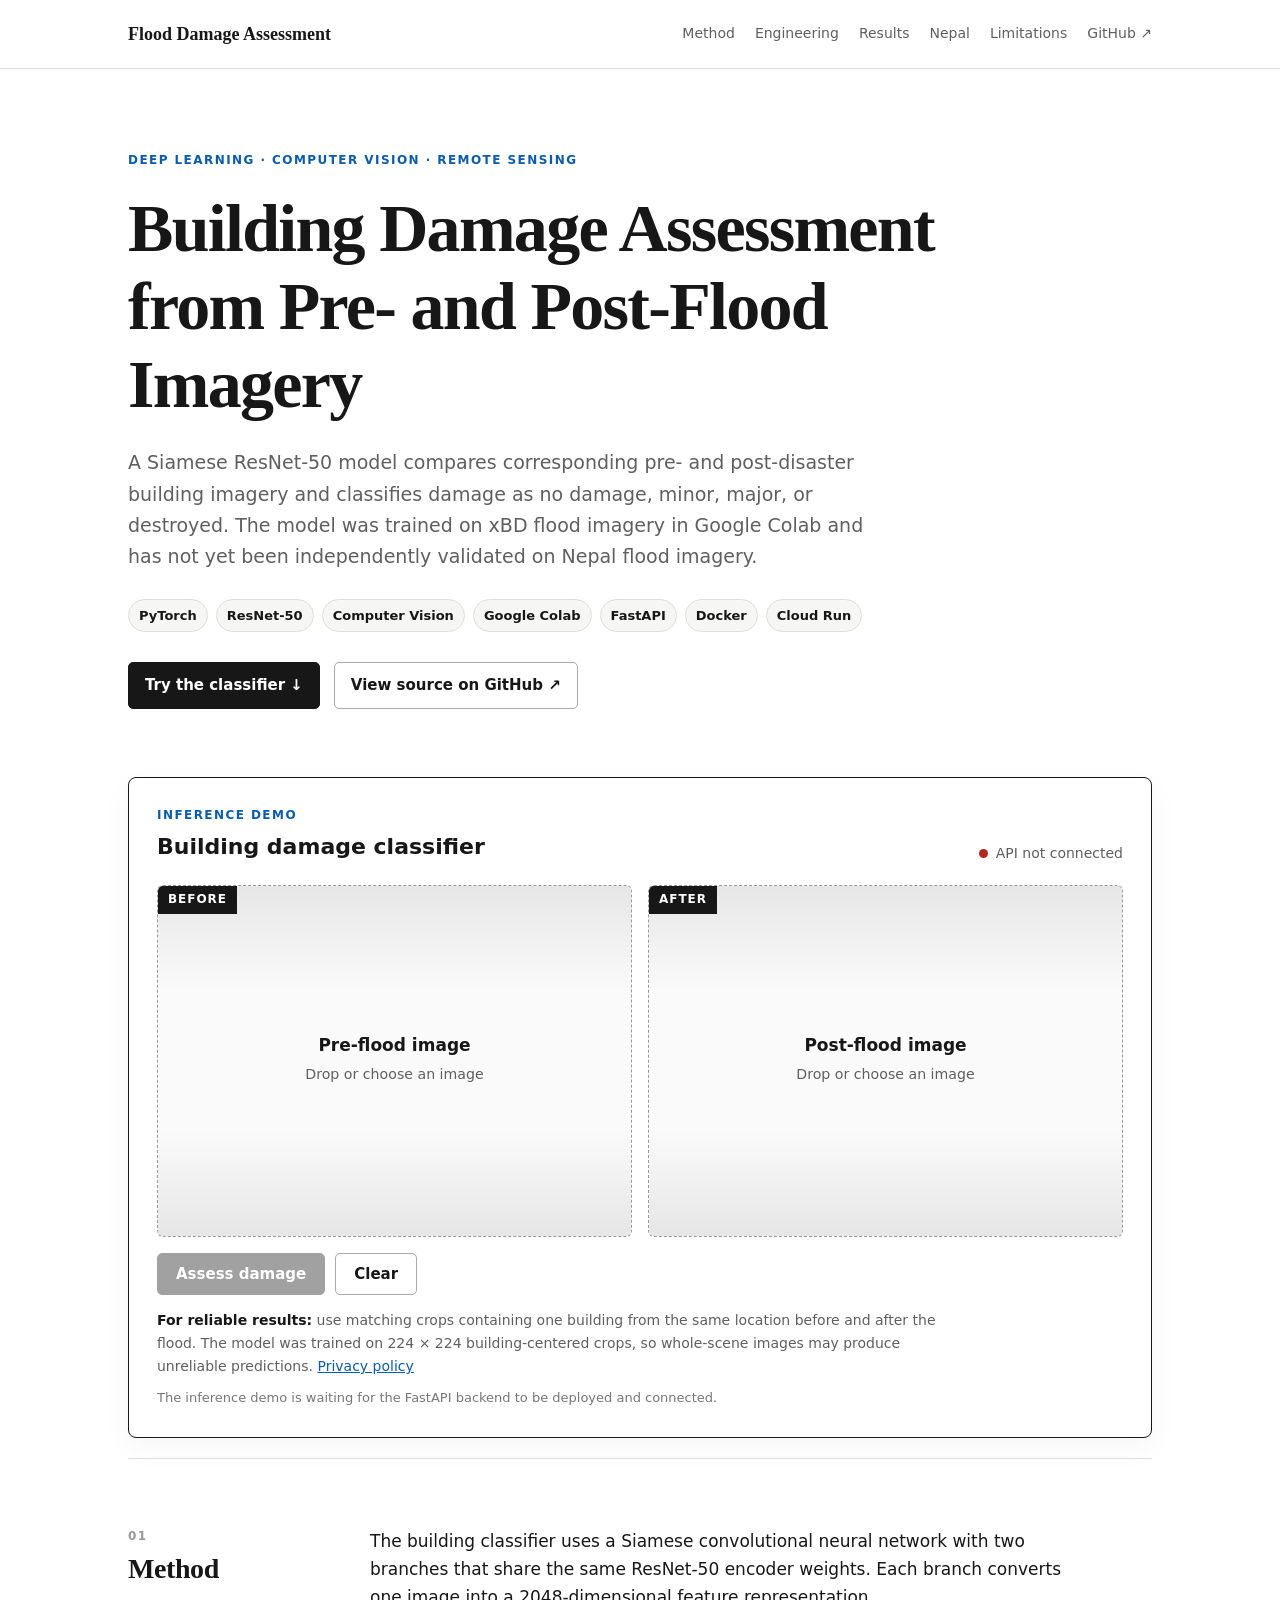
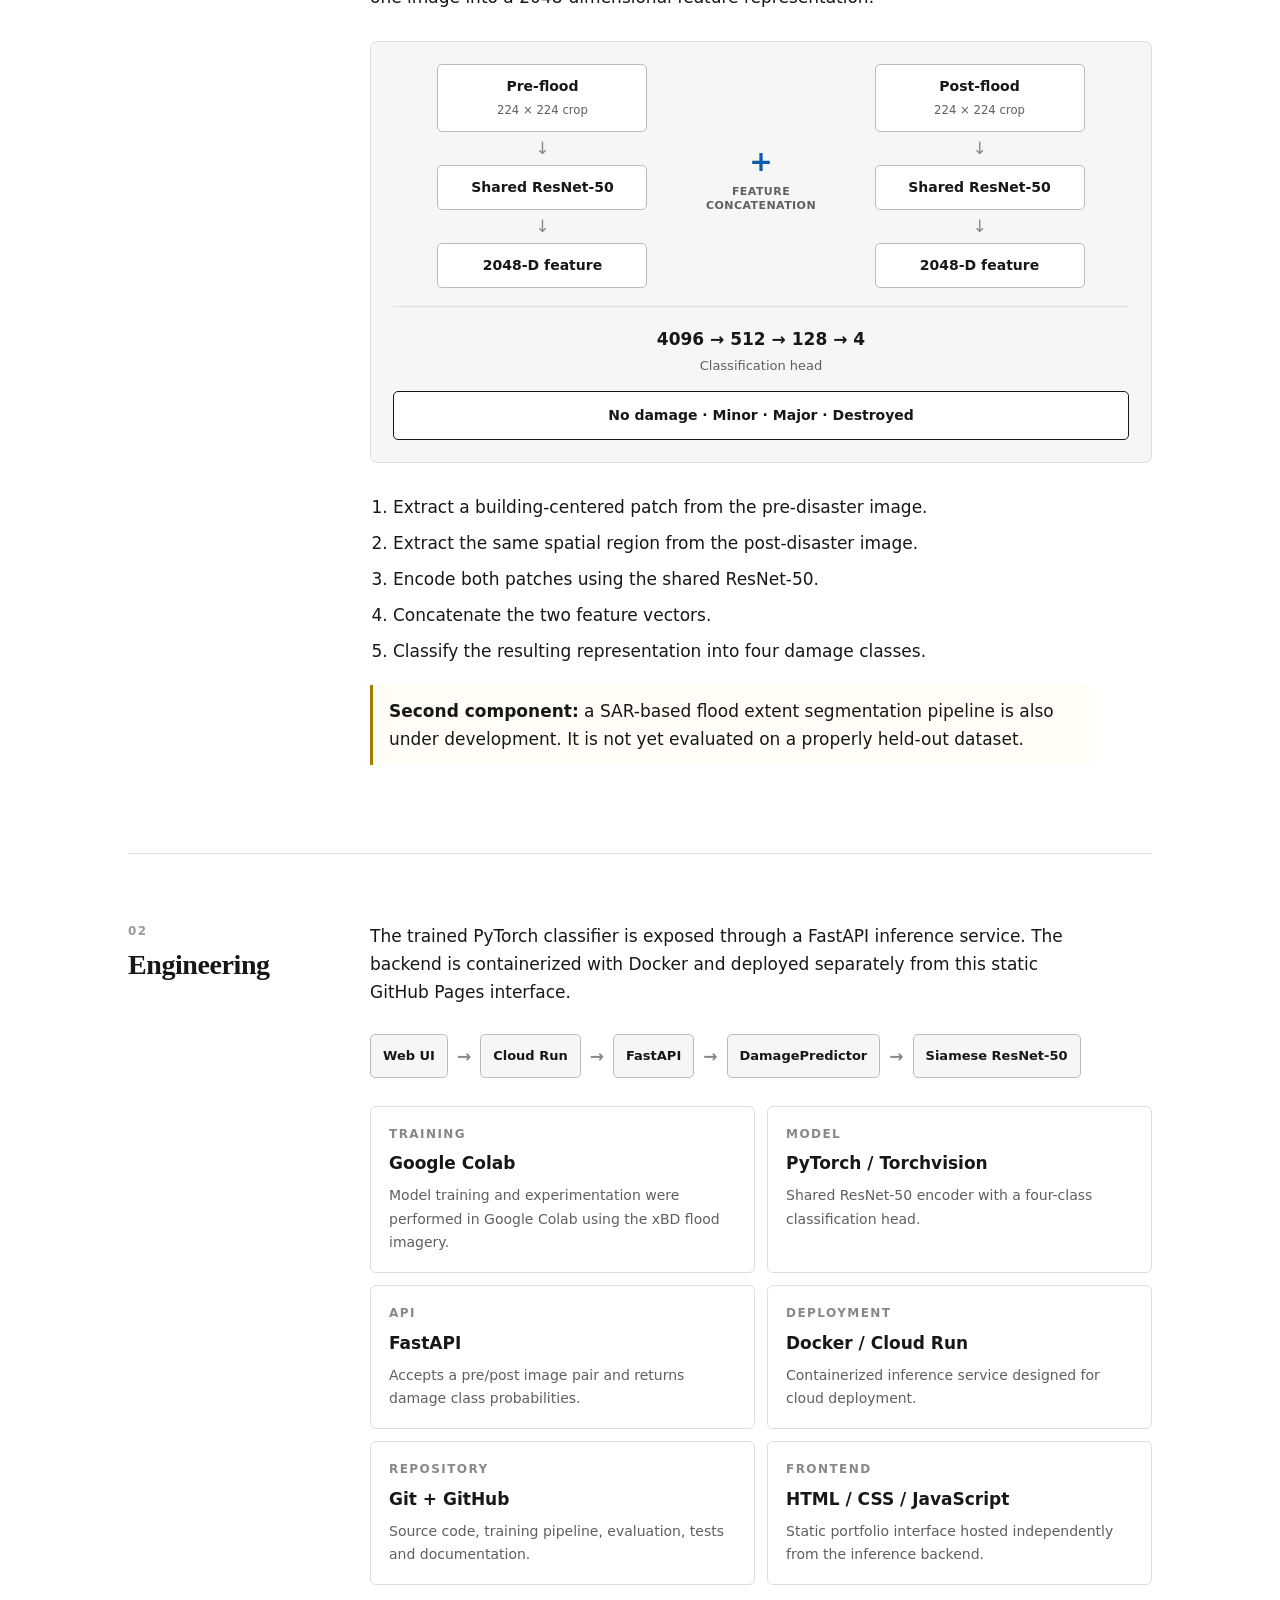
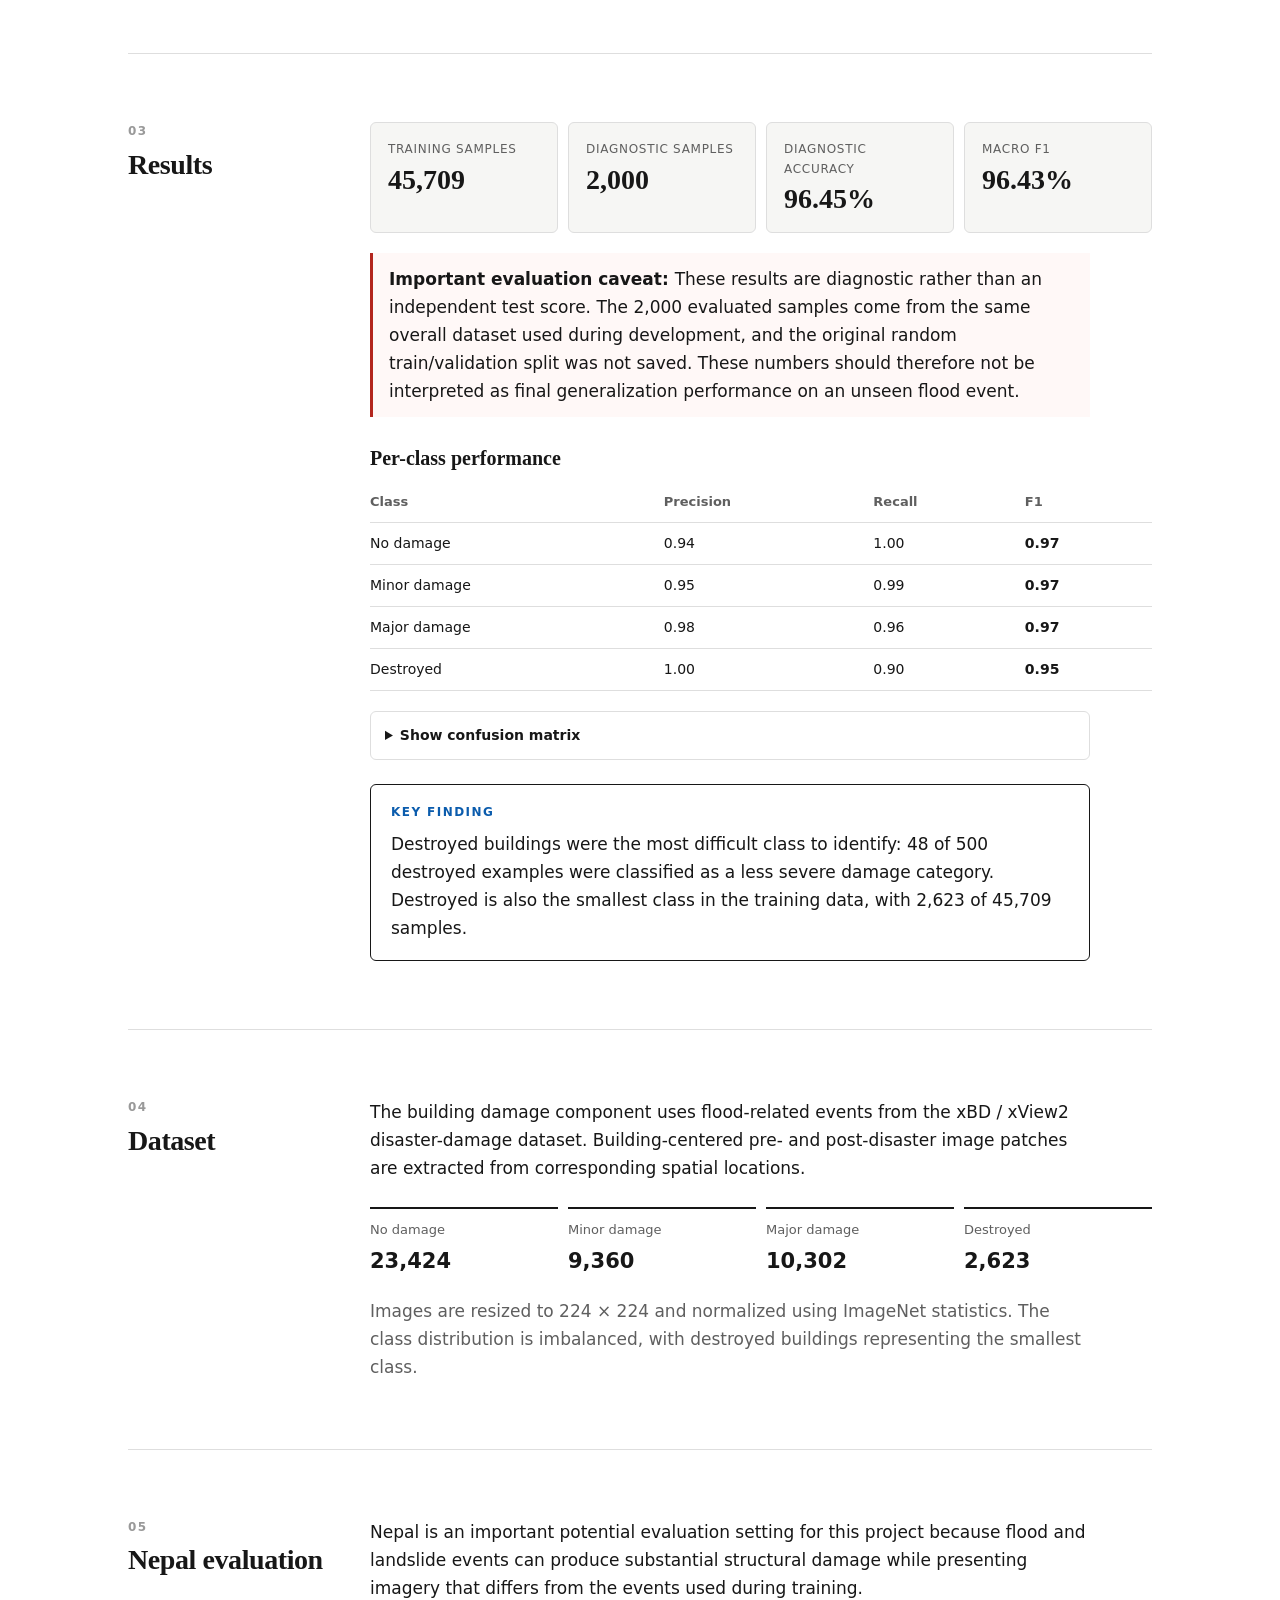
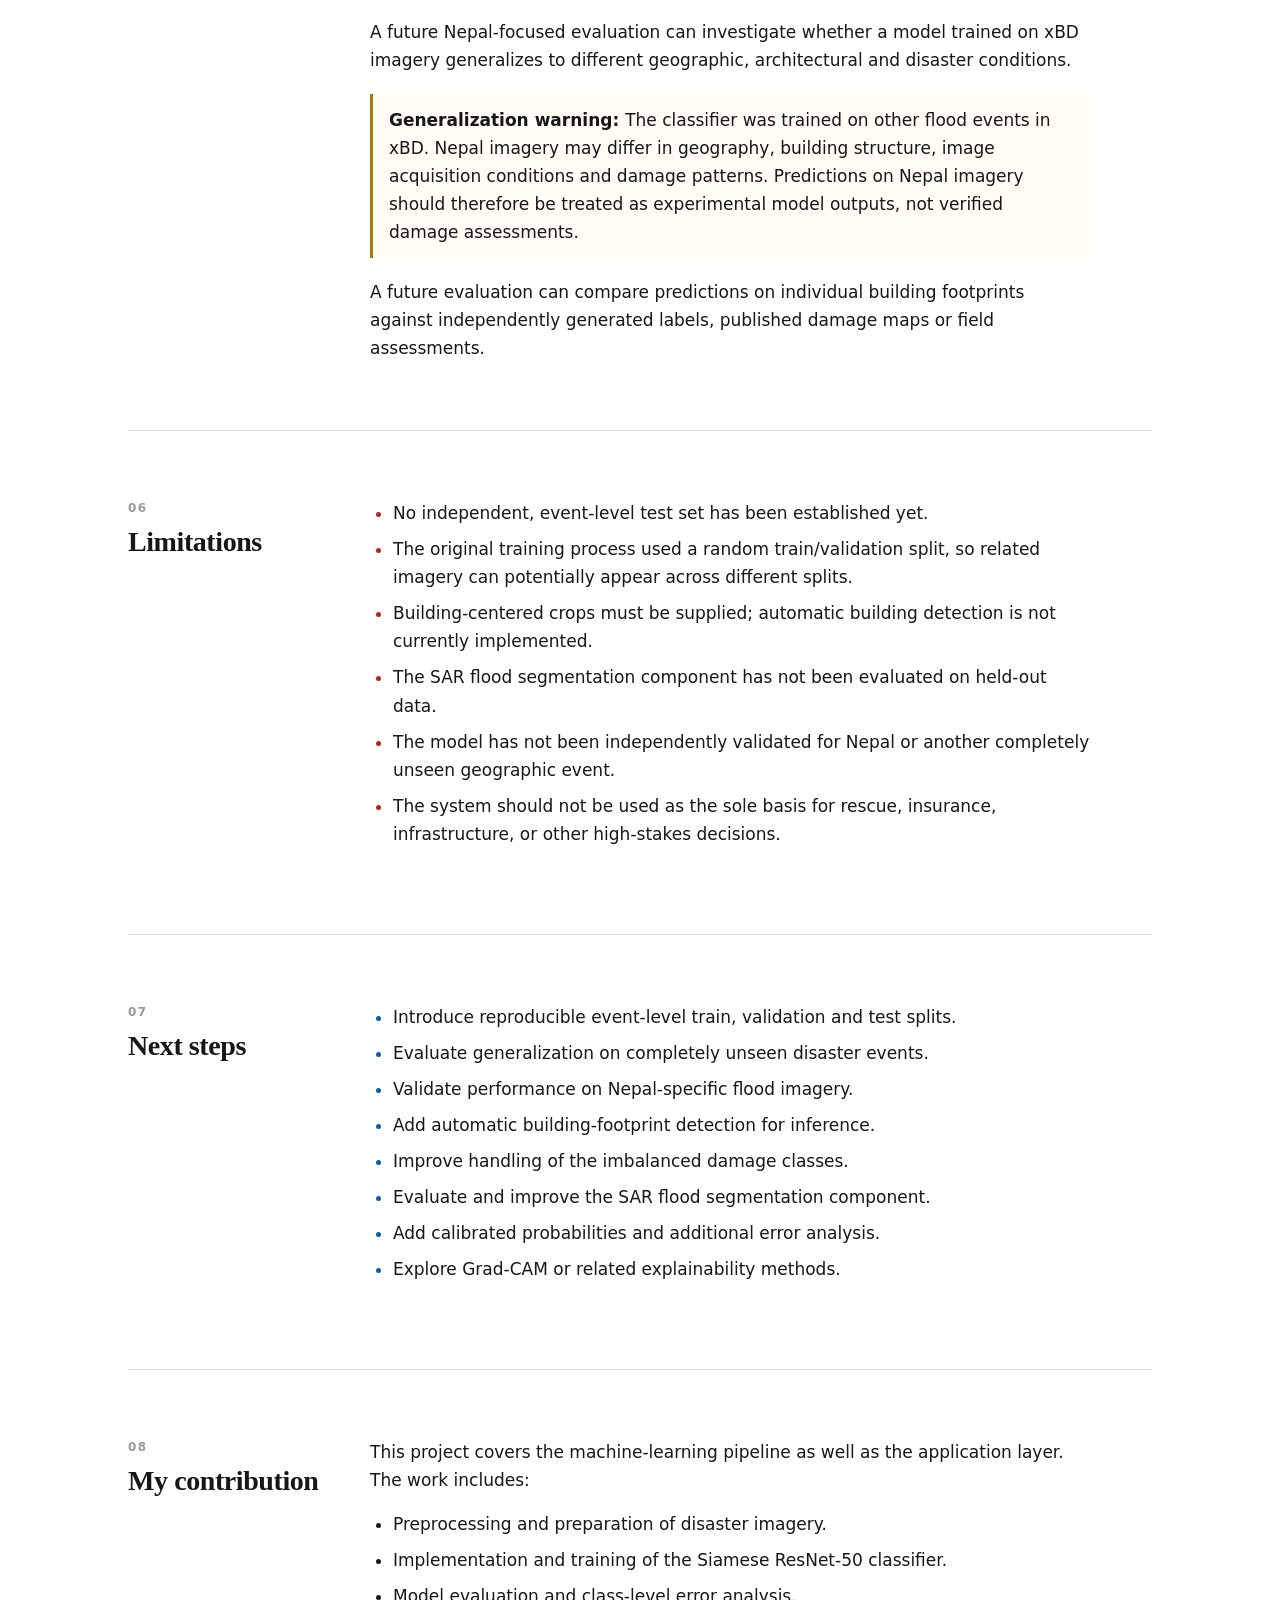
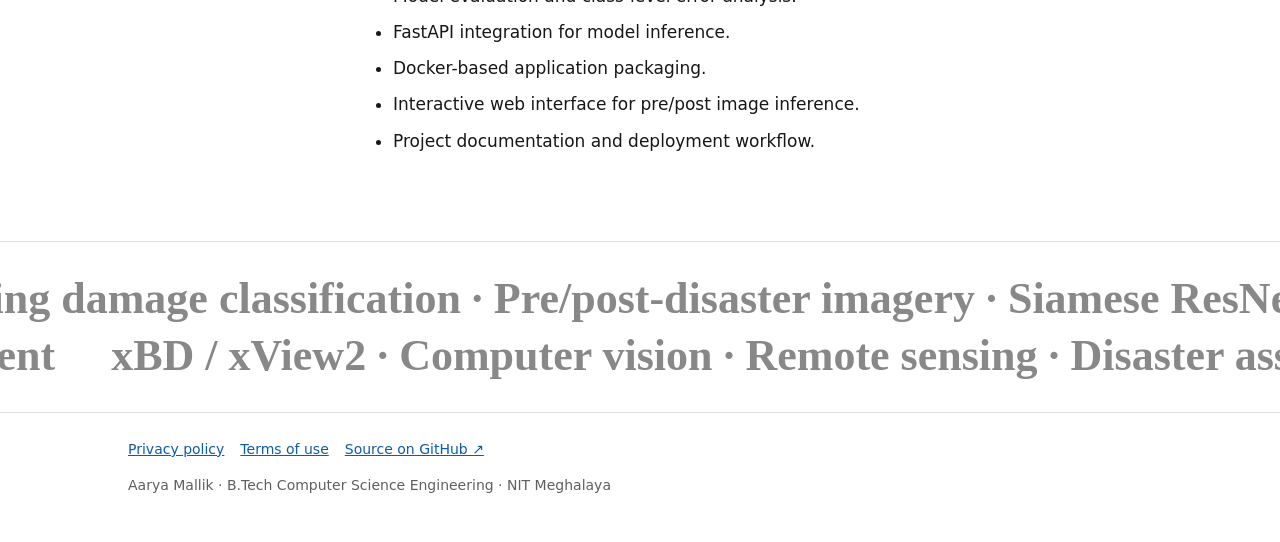
<file: web/index.html>
<!DOCTYPE html>
<html lang="en">
<head>
  <meta charset="utf-8">
  <meta name="viewport" content="width=device-width, initial-scale=1">

  <title>Flood Damage Assessment | Aarya Mallik</title>

  <meta
    name="description"
    content="Deep learning prototype for building damage classification from pre- and post-disaster imagery using a Siamese ResNet-50."
  >

  <meta name="theme-color" content="#ffffff">

  <link rel="icon" href="./favicon.svg" type="image/svg+xml">
  <link rel="stylesheet" href="./style.css">
</head>

<body>

<header>
  <div class="wrap header-inner">

    <a class="brand" href="./">
      Flood Damage Assessment
    </a>

    <nav aria-label="Main navigation">
      <a href="#how">Method</a>
      <a href="#engineering">Engineering</a>
      <a href="#results">Results</a>
      <a href="#nepal">Nepal</a>
      <a href="#limits">Limitations</a>

      <a
        href="https://github.com/Aaryamallik03/flood_damage_assessment"
        target="_blank"
        rel="noopener noreferrer"
      >
        GitHub ↗
      </a>
    </nav>

  </div>
</header>


<main class="wrap">

  <!-- HERO -->

  <section class="hero">

    <div class="eyebrow">
      DEEP LEARNING · COMPUTER VISION · REMOTE SENSING
    </div>

    <h1>
      Building Damage Assessment from Pre- and Post-Flood Imagery
    </h1>

    <p class="lead">
      A Siamese ResNet-50 model compares corresponding pre- and post-disaster
      building imagery and classifies damage as no damage, minor, major, or
      destroyed. The model was trained on xBD flood imagery in Google Colab
      and has not yet been independently validated on Nepal flood imagery.
    </p>

    <div class="stack" aria-label="Technology stack">
      <span>PyTorch</span>
      <span>ResNet-50</span>
      <span>Computer Vision</span>
      <span>Google Colab</span>
      <span>FastAPI</span>
      <span>Docker</span>
      <span>Cloud Run</span>
    </div>

    <div class="hero-links">

      <a class="primary-link" href="#demo">
        Try the classifier ↓
      </a>

      <a
        class="secondary-link"
        href="https://github.com/Aaryamallik03/flood_damage_assessment"
        target="_blank"
        rel="noopener noreferrer"
      >
        View source on GitHub ↗
      </a>

    </div>

  </section>


  <!-- DEMO -->

  <section class="tool-section" id="demo">

    <div class="tool">

      <div class="toolhead">

        <div>
          <span class="section-kicker">
            INFERENCE DEMO
          </span>

          <strong>
            Building damage classifier
          </strong>
        </div>

        <div
          class="status"
          role="status"
          aria-live="polite"
        >
          <span class="dot" id="dot"></span>
          <span id="stat">Checking inference API</span>
        </div>

      </div>


      <div class="pair">

        <label
          class="drop"
          id="dpre"
          data-cursor="Add before image"
        >

          <span class="tag">
            Before
          </span>

          <span class="drop-copy">
            <strong>
              Pre-flood image
            </strong>

            <small>
              Drop or choose an image
            </small>

            <small
              class="file-name"
              id="pre-name"
            ></small>
          </span>

          <input
            type="file"
            accept="image/png,image/jpeg,image/jpg,image/tiff"
            id="fpre"
            aria-label="Choose pre-flood image"
          >

        </label>


        <label
          class="drop"
          id="dpost"
          data-cursor="Add after image"
        >

          <span class="tag">
            After
          </span>

          <span class="drop-copy">
            <strong>
              Post-flood image
            </strong>

            <small>
              Drop or choose an image
            </small>

            <small
              class="file-name"
              id="post-name"
            ></small>
          </span>

          <input
            type="file"
            accept="image/png,image/jpeg,image/jpg,image/tiff"
            id="fpost"
            aria-label="Choose post-flood image"
          >

        </label>

      </div>


      <div class="actions">

        <button
          id="go"
          type="button"
          disabled
        >
          Assess damage
        </button>

        <button
          class="ghost"
          id="reset"
          type="button"
        >
          Clear
        </button>

      </div>


      <p class="hint">

        <strong>For reliable results:</strong>

        use matching crops containing one building from the same location
        before and after the flood. The model was trained on
        224 × 224 building-centered crops, so whole-scene images may produce
        unreliable predictions.

        <a href="./privacy.html">
          Privacy policy
        </a>

      </p>


      <p
        class="api-note"
        id="api-note"
      >
        The public demo requires the FastAPI inference service to be deployed
        and connected to this website.
      </p>


      <div
        id="result"
        aria-live="polite"
      ></div>

    </div>

  </section>


  <!-- METHOD -->

  <section class="sec" id="how">

    <div class="sec-title">
      <span class="section-number">01</span>
      <h2>Method</h2>
    </div>


    <div class="sec-content">

      <p>
        The building classifier uses a Siamese convolutional neural network
        with two branches that share the same ResNet-50 encoder weights.
        Each branch converts one image into a 2048-dimensional feature
        representation.
      </p>


      <div
        class="architecture"
        aria-label="Siamese ResNet-50 architecture"
      >

        <div class="arch-column">

          <div class="arch-box">
            Pre-flood
            <br>
            <small>224 × 224 crop</small>
          </div>

          <div class="arch-arrow">↓</div>

          <div class="arch-box">
            Shared ResNet-50
          </div>

          <div class="arch-arrow">↓</div>

          <div class="arch-box">
            2048-D feature
          </div>

        </div>


        <div class="arch-join">
          <span>+</span>

          <small>
            Feature<br>
            concatenation
          </small>
        </div>


        <div class="arch-column">

          <div class="arch-box">
            Post-flood
            <br>
            <small>224 × 224 crop</small>
          </div>

          <div class="arch-arrow">↓</div>

          <div class="arch-box">
            Shared ResNet-50
          </div>

          <div class="arch-arrow">↓</div>

          <div class="arch-box">
            2048-D feature
          </div>

        </div>


        <div class="arch-head">

          <span>
            4096 → 512 → 128 → 4
          </span>

          <small>
            Classification head
          </small>

        </div>


        <div class="arch-output">
          No damage · Minor · Major · Destroyed
        </div>

      </div>


      <ol class="method-list">

        <li>
          Extract a building-centered patch from the pre-disaster image.
        </li>

        <li>
          Extract the same spatial region from the post-disaster image.
        </li>

        <li>
          Encode both patches using the shared ResNet-50.
        </li>

        <li>
          Concatenate the two feature vectors.
        </li>

        <li>
          Classify the resulting representation into four damage classes.
        </li>

      </ol>


      <div class="note">

        <strong>Second component:</strong>

        a SAR-based flood extent segmentation pipeline is also under
        development. It is not yet evaluated on a properly held-out dataset.

      </div>

    </div>

  </section>


  <!-- ENGINEERING -->

  <section class="sec" id="engineering">

    <div class="sec-title">
      <span class="section-number">02</span>
      <h2>Engineering</h2>
    </div>


    <div class="sec-content">

      <p>
        The trained PyTorch classifier is exposed through a FastAPI
        inference service. The backend is containerized with Docker
        and deployed separately from this static GitHub Pages interface.
      </p>


      <div
        class="pipeline"
        aria-label="Application inference pipeline"
      >

        <div class="pipeline-box">
          Web UI
        </div>

        <span>→</span>

        <div class="pipeline-box">
          Cloud Run
        </div>

        <span>→</span>

        <div class="pipeline-box">
          FastAPI
        </div>

        <span>→</span>

        <div class="pipeline-box">
          DamagePredictor
        </div>

        <span>→</span>

        <div class="pipeline-box">
          Siamese ResNet-50
        </div>

      </div>


      <div class="engineering-grid">

        <div>
          <span class="mini-label">
            TRAINING
          </span>

          <strong>
            Google Colab
          </strong>

          <p>
            Model training and experimentation were performed in
            Google Colab using the xBD flood imagery.
          </p>
        </div>


        <div>
          <span class="mini-label">
            MODEL
          </span>

          <strong>
            PyTorch / Torchvision
          </strong>

          <p>
            Shared ResNet-50 encoder with a four-class classification head.
          </p>
        </div>


        <div>
          <span class="mini-label">
            API
          </span>

          <strong>
            FastAPI
          </strong>

          <p>
            Accepts a pre/post image pair and returns damage class
            probabilities.
          </p>
        </div>


        <div>
          <span class="mini-label">
            DEPLOYMENT
          </span>

          <strong>
            Docker / Cloud Run
          </strong>

          <p>
            Containerized inference service designed for cloud deployment.
          </p>
        </div>


        <div>
          <span class="mini-label">
            REPOSITORY
          </span>

          <strong>
            Git + GitHub
          </strong>

          <p>
            Source code, training pipeline, evaluation, tests and
            documentation.
          </p>
        </div>


        <div>
          <span class="mini-label">
            FRONTEND
          </span>

          <strong>
            HTML / CSS / JavaScript
          </strong>

          <p>
            Static portfolio interface hosted independently from the
            inference backend.
          </p>
        </div>

      </div>

    </div>

  </section>


  <!-- RESULTS -->

  <section class="sec" id="results">

    <div class="sec-title">
      <span class="section-number">03</span>
      <h2>Results</h2>
    </div>


    <div class="sec-content">

      <div class="metric-grid">

        <div class="metric">
          <span>Training samples</span>
          <strong>45,709</strong>
        </div>

        <div class="metric">
          <span>Diagnostic samples</span>
          <strong>2,000</strong>
        </div>

        <div class="metric">
          <span>Diagnostic accuracy</span>
          <strong>96.45%</strong>
        </div>

        <div class="metric">
          <span>Macro F1</span>
          <strong>96.43%</strong>
        </div>

      </div>


      <div class="note warning">

        <strong>
          Important evaluation caveat:
        </strong>

        These results are diagnostic rather than an independent test score.
        The 2,000 evaluated samples come from the same overall dataset used
        during development, and the original random train/validation split
        was not saved.

        These numbers should therefore not be interpreted as final
        generalization performance on an unseen flood event.

      </div>


      <h3 class="subheading">
        Per-class performance
      </h3>


      <div class="table-wrap">

        <table>

          <thead>

            <tr>
              <th>Class</th>
              <th>Precision</th>
              <th>Recall</th>
              <th>F1</th>
            </tr>

          </thead>


          <tbody>

            <tr>
              <td>No damage</td>
              <td>0.94</td>
              <td>1.00</td>
              <td class="hit">0.97</td>
            </tr>

            <tr>
              <td>Minor damage</td>
              <td>0.95</td>
              <td>0.99</td>
              <td class="hit">0.97</td>
            </tr>

            <tr>
              <td>Major damage</td>
              <td>0.98</td>
              <td>0.96</td>
              <td class="hit">0.97</td>
            </tr>

            <tr>
              <td>Destroyed</td>
              <td>1.00</td>
              <td>0.90</td>
              <td class="hit">0.95</td>
            </tr>

          </tbody>

        </table>

      </div>


      <details class="disc">

        <summary>
          Show confusion matrix
        </summary>

        <div class="in">

          <table>

            <caption>
              Rows are actual classes; columns are predicted classes.
            </caption>

            <thead>

              <tr>
                <th></th>
                <th>No damage</th>
                <th>Minor</th>
                <th>Major</th>
                <th>Destroyed</th>
              </tr>

            </thead>


            <tbody>

              <tr>
                <th>No damage</th>
                <td class="hit">499</td>
                <td>1</td>
                <td>0</td>
                <td>0</td>
              </tr>

              <tr>
                <th>Minor</th>
                <td>3</td>
                <td class="hit">496</td>
                <td>1</td>
                <td>0</td>
              </tr>

              <tr>
                <th>Major</th>
                <td>10</td>
                <td>8</td>
                <td class="hit">482</td>
                <td>0</td>
              </tr>

              <tr>
                <th>Destroyed</th>
                <td>21</td>
                <td>18</td>
                <td>9</td>
                <td class="hit">452</td>
              </tr>

            </tbody>

          </table>

        </div>

      </details>


      <div class="finding">

        <span class="finding-label">
          KEY FINDING
        </span>

        <p>
          Destroyed buildings were the most difficult class to identify:
          48 of 500 destroyed examples were classified as a less severe
          damage category. Destroyed is also the smallest class in the
          training data, with 2,623 of 45,709 samples.
        </p>

      </div>

    </div>

  </section>


  <!-- DATASET -->

  <section class="sec" id="dataset">

    <div class="sec-title">
      <span class="section-number">04</span>
      <h2>Dataset</h2>
    </div>


    <div class="sec-content">

      <p>
        The building damage component uses flood-related events from the
        xBD / xView2 disaster-damage dataset. Building-centered pre- and
        post-disaster image patches are extracted from corresponding
        spatial locations.
      </p>


      <div class="class-grid">

        <div>
          <span>No damage</span>
          <strong>23,424</strong>
        </div>

        <div>
          <span>Minor damage</span>
          <strong>9,360</strong>
        </div>

        <div>
          <span>Major damage</span>
          <strong>10,302</strong>
        </div>

        <div>
          <span>Destroyed</span>
          <strong>2,623</strong>
        </div>

      </div>


      <p class="muted">
        Images are resized to 224 × 224 and normalized using ImageNet
        statistics. The class distribution is imbalanced, with destroyed
        buildings representing the smallest class.
      </p>

    </div>

  </section>


  <!-- NEPAL -->

  <section class="sec" id="nepal">

    <div class="sec-title">
      <span class="section-number">05</span>
      <h2>Nepal evaluation</h2>
    </div>


    <div class="sec-content">

      <p>
        Nepal is an important potential evaluation setting for this project
        because flood and landslide events can produce substantial structural
        damage while presenting imagery that differs from the events used
        during training.
      </p>


      <p>
        A future Nepal-focused evaluation can investigate whether a model
        trained on xBD imagery generalizes to different geographic,
        architectural and disaster conditions.
      </p>


      <div class="note">

        <strong>
          Generalization warning:
        </strong>

        The classifier was trained on other flood events in xBD.
        Nepal imagery may differ in geography, building structure,
        image acquisition conditions and damage patterns.

        Predictions on Nepal imagery should therefore be treated as
        experimental model outputs, not verified damage assessments.

      </div>


      <p>
        A future evaluation can compare predictions on individual
        building footprints against independently generated labels,
        published damage maps or field assessments.
      </p>

    </div>

  </section>


  <!-- LIMITATIONS -->

  <section class="sec" id="limits">

    <div class="sec-title">
      <span class="section-number">06</span>
      <h2>Limitations</h2>
    </div>


    <div class="sec-content">

      <ul class="limits-list">

        <li>
          No independent, event-level test set has been established yet.
        </li>

        <li>
          The original training process used a random train/validation
          split, so related imagery can potentially appear across
          different splits.
        </li>

        <li>
          Building-centered crops must be supplied; automatic building
          detection is not currently implemented.
        </li>

        <li>
          The SAR flood segmentation component has not been evaluated
          on held-out data.
        </li>

        <li>
          The model has not been independently validated for Nepal or
          another completely unseen geographic event.
        </li>

        <li>
          The system should not be used as the sole basis for rescue,
          insurance, infrastructure, or other high-stakes decisions.
        </li>

      </ul>

    </div>

  </section>


  <!-- FUTURE -->

  <section class="sec" id="future">

    <div class="sec-title">
      <span class="section-number">07</span>
      <h2>Next steps</h2>
    </div>


    <div class="sec-content">

      <ul class="future-list">

        <li>
          Introduce reproducible event-level train, validation and
          test splits.
        </li>

        <li>
          Evaluate generalization on completely unseen disaster events.
        </li>

        <li>
          Validate performance on Nepal-specific flood imagery.
        </li>

        <li>
          Add automatic building-footprint detection for inference.
        </li>

        <li>
          Improve handling of the imbalanced damage classes.
        </li>

        <li>
          Evaluate and improve the SAR flood segmentation component.
        </li>

        <li>
          Add calibrated probabilities and additional error analysis.
        </li>

        <li>
          Explore Grad-CAM or related explainability methods.
        </li>

      </ul>

    </div>

  </section>


  <!-- CONTRIBUTION -->

  <section class="sec" id="contribution">

    <div class="sec-title">
      <span class="section-number">08</span>
      <h2>My contribution</h2>
    </div>


    <div class="sec-content">

      <p>
        This project covers the machine-learning pipeline as well as
        the application layer. The work includes:
      </p>


      <ul>

        <li>
          Preprocessing and preparation of disaster imagery.
        </li>

        <li>
          Implementation and training of the Siamese ResNet-50 classifier.
        </li>

        <li>
          Model evaluation and class-level error analysis.
        </li>

        <li>
          FastAPI integration for model inference.
        </li>

        <li>
          Docker-based application packaging.
        </li>

        <li>
          Interactive web interface for pre/post image inference.
        </li>

        <li>
          Project documentation and deployment workflow.
        </li>

      </ul>

    </div>

  </section>

</main>


<!-- CLOSING BAND -->

<div
  class="band"
  id="band"
  aria-hidden="true"
>

  <div class="row">
    <span>
      Building damage classification · Pre/post-disaster imagery ·
      Siamese ResNet-50
    </span>
  </div>

  <div class="row">
    <span>
      xBD / xView2 · Computer vision · Remote sensing ·
      Disaster assessment
    </span>
  </div>

</div>


<!-- FOOTER -->

<footer>

  <div class="wrap">

    <div class="footer-links">

      <a href="./privacy.html">
        Privacy policy
      </a>

      <a href="./terms.html">
        Terms of use
      </a>

      <a
        href="https://github.com/Aaryamallik03/flood_damage_assessment"
        target="_blank"
        rel="noopener noreferrer"
      >
        Source on GitHub ↗
      </a>

    </div>


    <p>
      Aarya Mallik · B.Tech Computer Science Engineering · NIT Meghalaya
    </p>

  </div>

</footer>


<!-- CUSTOM CURSOR -->

<div id="cur" aria-hidden="true">

  <div class="in">

    <svg
      width="24"
      height="29"
      viewBox="0 0 26 31"
      fill="none"
    >

      <path
        fill="#22c55e"
        fill-rule="evenodd"
        stroke="#fff"
        stroke-linecap="square"
        stroke-width="2"
        d="M21.993 14.425 2.549 2.935l4.444 23.108 4.653-10.002 4.347 8.384z"
        clip-rule="evenodd"
      ></path>

    </svg>

    <div>
      <span class="lab"></span>
    </div>

  </div>

</div>


<script>

const $ = id => document.getElementById(id);


/*
  ============================================================
  API CONNECTION
  ============================================================

  Your model was trained in Google Colab.

  Your FastAPI backend will be deployed separately.

  AFTER the backend is deployed, put its URL here.

  Example:

  const API_BASE = "https://your-service-xxxxx-uc.a.run.app";

  For now, leave it empty.
*/

const API_BASE = "";


const files = {
  pre: null,
  post: null
};


const objectUrls = {
  pre: null,
  post: null
};


const LABELS = {
  "no-damage": "No damage",
  "minor-damage": "Minor damage",
  "major-damage": "Major damage",
  "destroyed": "Destroyed"
};


const COLORS = {
  "no-damage": "var(--c0)",
  "minor-damage": "var(--c1)",
  "major-damage": "var(--c2)",
  "destroyed": "var(--c3)"
};


let modelReady = false;


function apiUrl(path) {
  return `${API_BASE}${path}`;
}


function refresh() {

  $("go").disabled = !(
    modelReady &&
    files.pre &&
    files.post
  );

}


function setStatus(text, state) {

  $("stat").textContent = text;

  $("dot").className = `dot ${state}`;

}


async function checkHealth() {

  if (!API_BASE) {

    modelReady = false;

    setStatus(
      "API not connected",
      "off"
    );

    $("api-note").textContent =
      "The inference demo is waiting for the FastAPI backend to be deployed and connected.";

    refresh();

    return;

  }


  try {

    const response = await fetch(
      apiUrl("/health"),
      {
        method: "GET",
        headers: {
          "Accept": "application/json"
        }
      }
    );


    if (!response.ok) {
      throw new Error("Health check failed.");
    }


    const data = await response.json();


    modelReady = Boolean(
      data.damage_model_loaded
    );


    if (modelReady) {

      setStatus(
        "Model ready",
        "on"
      );

      $("api-note").textContent =
        "Inference API connected. Upload a matching pre/post building pair to run the classifier.";

    } else {

      setStatus(
        "Model unavailable",
        "off"
      );

      $("api-note").textContent =
        "The API is reachable, but the damage model is not loaded.";

    }


  } catch (error) {

    modelReady = false;

    setStatus(
      "Inference API unavailable",
      "off"
    );

    $("api-note").textContent =
      "The website could not connect to the inference API.";

  }


  refresh();

}


function clearPreview(key, box) {

  if (objectUrls[key]) {

    URL.revokeObjectURL(
      objectUrls[key]
    );

    objectUrls[key] = null;

  }


  box
    .querySelector("img")
    ?.remove();

}


function showError(message) {

  const output = $("result");

  output.className = "show";

  output.innerHTML = "";

  const error = document.createElement("p");

  error.className = "err";

  error.textContent = message;

  output.appendChild(error);

}


function setup(key, input, box, nameElement) {

  const setFile = file => {

    if (!file) {
      return;
    }


    if (
      !file.type ||
      !file.type.startsWith("image/")
    ) {

      showError(
        "Please choose a valid image file."
      );

      return;

    }


    const maxSize =
      15 * 1024 * 1024;


    if (file.size > maxSize) {

      showError(
        "Please choose an image smaller than 15 MB."
      );

      return;

    }


    files[key] = file;


    clearPreview(
      key,
      box
    );


    objectUrls[key] =
      URL.createObjectURL(file);


    const image =
      document.createElement("img");


    image.alt =
      key === "pre"
        ? "Uploaded pre-flood building image"
        : "Uploaded post-flood building image";


    image.src =
      objectUrls[key];


    box.appendChild(image);


    const copy =
      box.querySelector(".drop-copy");


    if (copy) {
      copy.style.opacity = "0";
    }


    nameElement.textContent =
      file.name;


    refresh();

  };


  input.addEventListener(
    "change",
    () => {
      setFile(input.files[0]);
    }
  );


  box.addEventListener(
    "dragover",
    event => {

      event.preventDefault();

      box.classList.add("over");

    }
  );


  box.addEventListener(
    "dragleave",
    () => {

      box.classList.remove("over");

    }
  );


  box.addEventListener(
    "drop",
    event => {

      event.preventDefault();

      box.classList.remove("over");

      setFile(
        event.dataTransfer.files[0]
      );

    }
  );

}


setup(
  "pre",
  $("fpre"),
  $("dpre"),
  $("pre-name")
);


setup(
  "post",
  $("fpost"),
  $("dpost"),
  $("post-name")
);


$("reset").addEventListener(
  "click",
  () => {

    files.pre = null;
    files.post = null;


    clearPreview(
      "pre",
      $("dpre")
    );


    clearPreview(
      "post",
      $("dpost")
    );


    $("pre-name").textContent = "";
    $("post-name").textContent = "";


    $("fpre").value = "";
    $("fpost").value = "";


    document
      .querySelectorAll(".drop-copy")
      .forEach(copy => {
        copy.style.opacity = "1";
      });


    $("result").className = "";
    $("result").innerHTML = "";


    refresh();

  }
);


$("go").addEventListener(
  "click",
  async () => {

    if (
      !modelReady ||
      !files.pre ||
      !files.post
    ) {
      return;
    }


    const output =
      $("result");


    output.className =
      "show loading";


    output.innerHTML = `
      <div class="loading-state">
        <span class="spinner"></span>
        <span>Analysing image pair…</span>
      </div>
    `;


    $("go").disabled = true;


    const formData =
      new FormData();


    formData.append(
      "pre_image",
      files.pre
    );


    formData.append(
      "post_image",
      files.post
    );


    try {

      const response =
        await fetch(
          apiUrl("/predict/damage"),
          {
            method: "POST",
            body: formData
          }
        );


      let data;


      try {

        data =
          await response.json();

      } catch {

        throw new Error(
          "The inference server returned an invalid response."
        );

      }


      if (!response.ok) {

        throw new Error(
          typeof data.detail === "string"
            ? data.detail
            : "Prediction request failed."
        );

      }


      const predictedClass =
        data.damage_class;


      const probabilities =
        data.class_probabilities || {};


      const confidence =
        Number(data.confidence || 0);


      const bars =
        Object.entries(probabilities)
          .map(([key, value]) => {

            const probability =
              Math.max(
                0,
                Math.min(
                  1,
                  Number(value)
                )
              );


            const row =
              document.createElement("div");


            row.className = "bar";


            const label =
              document.createElement("span");


            label.textContent =
              LABELS[key] || key;


            const track =
              document.createElement("div");


            track.className = "track";


            const fill =
              document.createElement("div");


            fill.className = "fill";

            fill.dataset.w =
              (
                probability * 100
              ).toFixed(1);


            fill.style.background =
              COLORS[key] ||
              "var(--ink)";


            const valueText =
              document.createElement("span");


            valueText.textContent =
              `${(
                probability * 100
              ).toFixed(1)}%`;


            track.appendChild(fill);

            row.appendChild(label);
            row.appendChild(track);
            row.appendChild(valueText);


            return row;

          });


      output.innerHTML = "";


      const heading =
        document.createElement("div");

      heading.className =
        "result-heading";


      const kicker =
        document.createElement("span");

      kicker.className =
        "section-kicker";

      kicker.textContent =
        "MODEL OUTPUT";


      const verdict =
        document.createElement("div");

      verdict.className =
        "verdict";


      const title =
        document.createElement("h3");

      title.textContent =
        LABELS[predictedClass] ||
        predictedClass ||
        "Unknown";


      title.style.color =
        COLORS[predictedClass] ||
        "var(--ink)";


      const confidenceText =
        document.createElement("span");


      confidenceText.textContent =
        `${(
          confidence * 100
        ).toFixed(1)}% model confidence`;


      verdict.appendChild(title);

      verdict.appendChild(
        confidenceText
      );


      heading.appendChild(kicker);

      heading.appendChild(verdict);


      const note =
        document.createElement("p");

      note.className =
        "result-note";

      note.textContent =
        "Classification based on the submitted pre- and post-flood building crops. Model confidence is not the same as calibrated certainty.";


      const barsContainer =
        document.createElement("div");

      barsContainer.className =
        "bars";


      bars.forEach(
        bar => barsContainer.appendChild(bar)
      );


      output.appendChild(heading);

      output.appendChild(note);

      output.appendChild(
        barsContainer
      );


      requestAnimationFrame(() => {

        output
          .querySelectorAll(".fill")
          .forEach(fill => {

            fill.style.width =
              `${fill.dataset.w}%`;

          });

      });


    } catch (error) {

      output.className = "show";

      output.innerHTML = "";


      const message =
        document.createElement("p");


      message.className =
        "err";


      message.textContent =
        error.message ||
        "Unable to connect to the inference API.";


      output.appendChild(message);

    }


    refresh();

  }
);


checkHealth();


/* Upload-area cursor */

(function() {

  if (
    !matchMedia(
      "(pointer:fine)"
    ).matches ||
    matchMedia(
      "(prefers-reduced-motion: reduce)"
    ).matches
  ) {
    return;
  }


  const cursor =
    $("cur");


  const label =
    cursor.querySelector(".lab");


  document
    .querySelectorAll(".drop")
    .forEach(zone => {

      zone.classList.add(
        "nocursor"
      );


      zone.addEventListener(
        "pointerenter",
        () => {

          label.textContent =
            zone.dataset.cursor;

          cursor.classList.add(
            "on"
          );

        }
      );


      zone.addEventListener(
        "pointermove",
        event => {

          cursor.style.transform =
            `translate(
              ${event.clientX - 3}px,
              ${event.clientY - 3}px
            )`;

        }
      );


      zone.addEventListener(
        "pointerleave",
        () => {

          cursor.classList.remove(
            "on"
          );

        }
      );

    });

})();


/* Closing scrolling band */

(function() {

  const band =
    $("band");


  if (
    matchMedia(
      "(prefers-reduced-motion: reduce)"
    ).matches
  ) {

    band.classList.add(
      "static"
    );

    return;

  }


  const rows =
    [...band.querySelectorAll(".row")];


  const units =
    rows.map(
      row => row.firstElementChild
    );


  rows.forEach(
    (row, index) => {

      for (
        let n = 0;
        n < 24 &&
        row.offsetWidth <
          innerWidth * 2 +
          units[index].offsetWidth;
        n++
      ) {

        row.appendChild(
          units[index].cloneNode(true)
        );

      }

    }
  );


  const positions = [0, 0];

  let direction = 1;

  let velocity = 0;

  let previousScroll =
    scrollY;

  let previousTime =
    performance.now();


  function tick(time) {

    const delta =
      Math.max(
        1,
        time - previousTime
      ) / 1000;


    previousTime = time;


    velocity =
      velocity * 0.9 +
      (
        (scrollY - previousScroll) /
        delta
      ) * 0.1;


    previousScroll =
      scrollY;


    if (velocity > 20) {
      direction = 1;
    }


    if (velocity < -20) {
      direction = -1;
    }


    const speed =
      30 *
      (
        1 +
        Math.min(
          Math.abs(velocity) / 200,
          4
        )
      );


    rows.forEach(
      (row, index) => {

        const width =
          units[index].offsetWidth ||
          1;


        positions[index] +=
          (index ? -1 : 1) *
          direction *
          speed *
          delta;


        row.style.transform =
          `translateX(
            -${
              (
                (
                  positions[index] %
                  width
                ) +
                width
              ) %
              width
            }px
          )`;

      }
    );


    requestAnimationFrame(
      tick
    );

  }


  requestAnimationFrame(
    tick
  );

})();

</script>

</body>
</html>
</file>
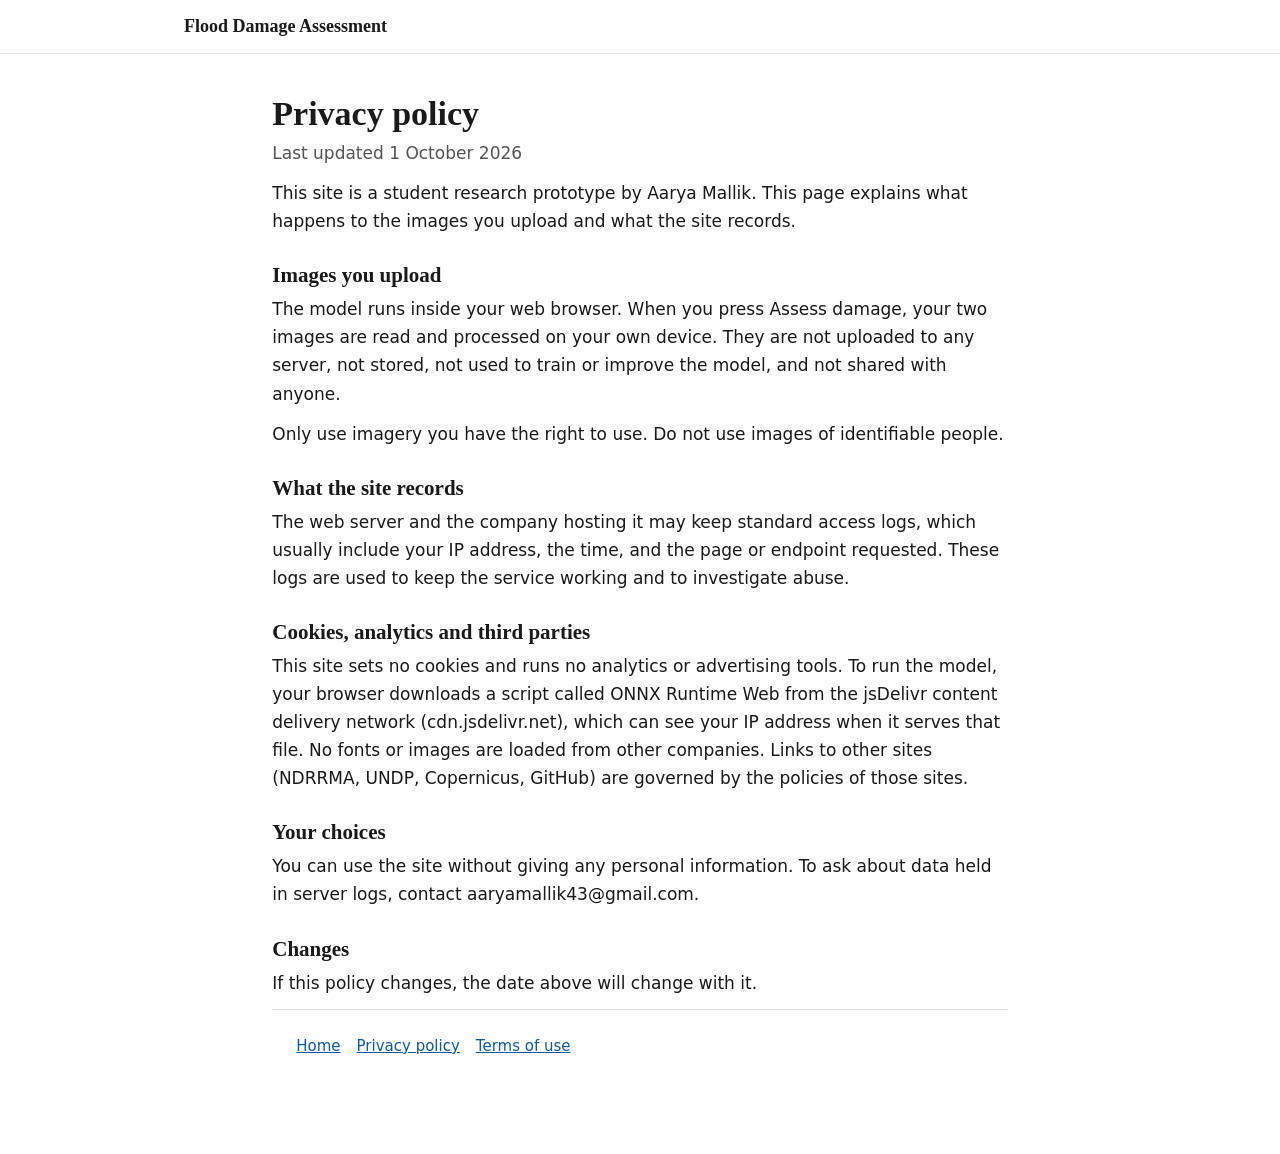
<file: docs/privacy.html>
<!DOCTYPE html><html lang="en"><head><meta charset="utf-8"><meta name="viewport" content="width=device-width, initial-scale=1"><link rel="icon" href="favicon.svg" type="image/svg+xml"><link rel="stylesheet" href="style.css"><title>Privacy policy | Flood Damage Assessment</title></head><body><header><div class="wrap"><b><a href="index.html" style="color:inherit;text-decoration:none">Flood Damage Assessment</a></b></div></header><main class="wrap legal"><h1>Privacy policy</h1><p class="date">Last updated 1 October 2026</p>
<p>This site is a student research prototype by Aarya Mallik. This page explains what happens to the images you upload and what the site records.</p>
<h2>Images you upload</h2><p>The model runs inside your web browser. When you press Assess damage, your two images are read and processed on your own device. They are not uploaded to any server, not stored, not used to train or improve the model, and not shared with anyone.</p><p>Only use imagery you have the right to use. Do not use images of identifiable people.</p><h2>What the site records</h2>
<p>The web server and the company hosting it may keep standard access logs, which usually include your IP address, the time, and the page or endpoint requested. These logs are used to keep the service working and to investigate abuse.</p>
<h2>Cookies, analytics and third parties</h2><p>This site sets no cookies and runs no analytics or advertising tools. To run the model, your browser downloads a script called ONNX Runtime Web from the jsDelivr content delivery network (cdn.jsdelivr.net), which can see your IP address when it serves that file. No fonts or images are loaded from other companies. Links to other sites (NDRRMA, UNDP, Copernicus, GitHub) are governed by the policies of those sites.</p><h2>Your choices</h2>
<p>You can use the site without giving any personal information. To ask about data held in server logs, contact aaryamallik43@gmail.com.</p>
<h2>Changes</h2>
<p>If this policy changes, the date above will change with it.</p><footer><div class="wrap"><a href="index.html">Home</a><a href="privacy.html">Privacy policy</a><a href="terms.html">Terms of use</a></div></footer></body></html>
</file>
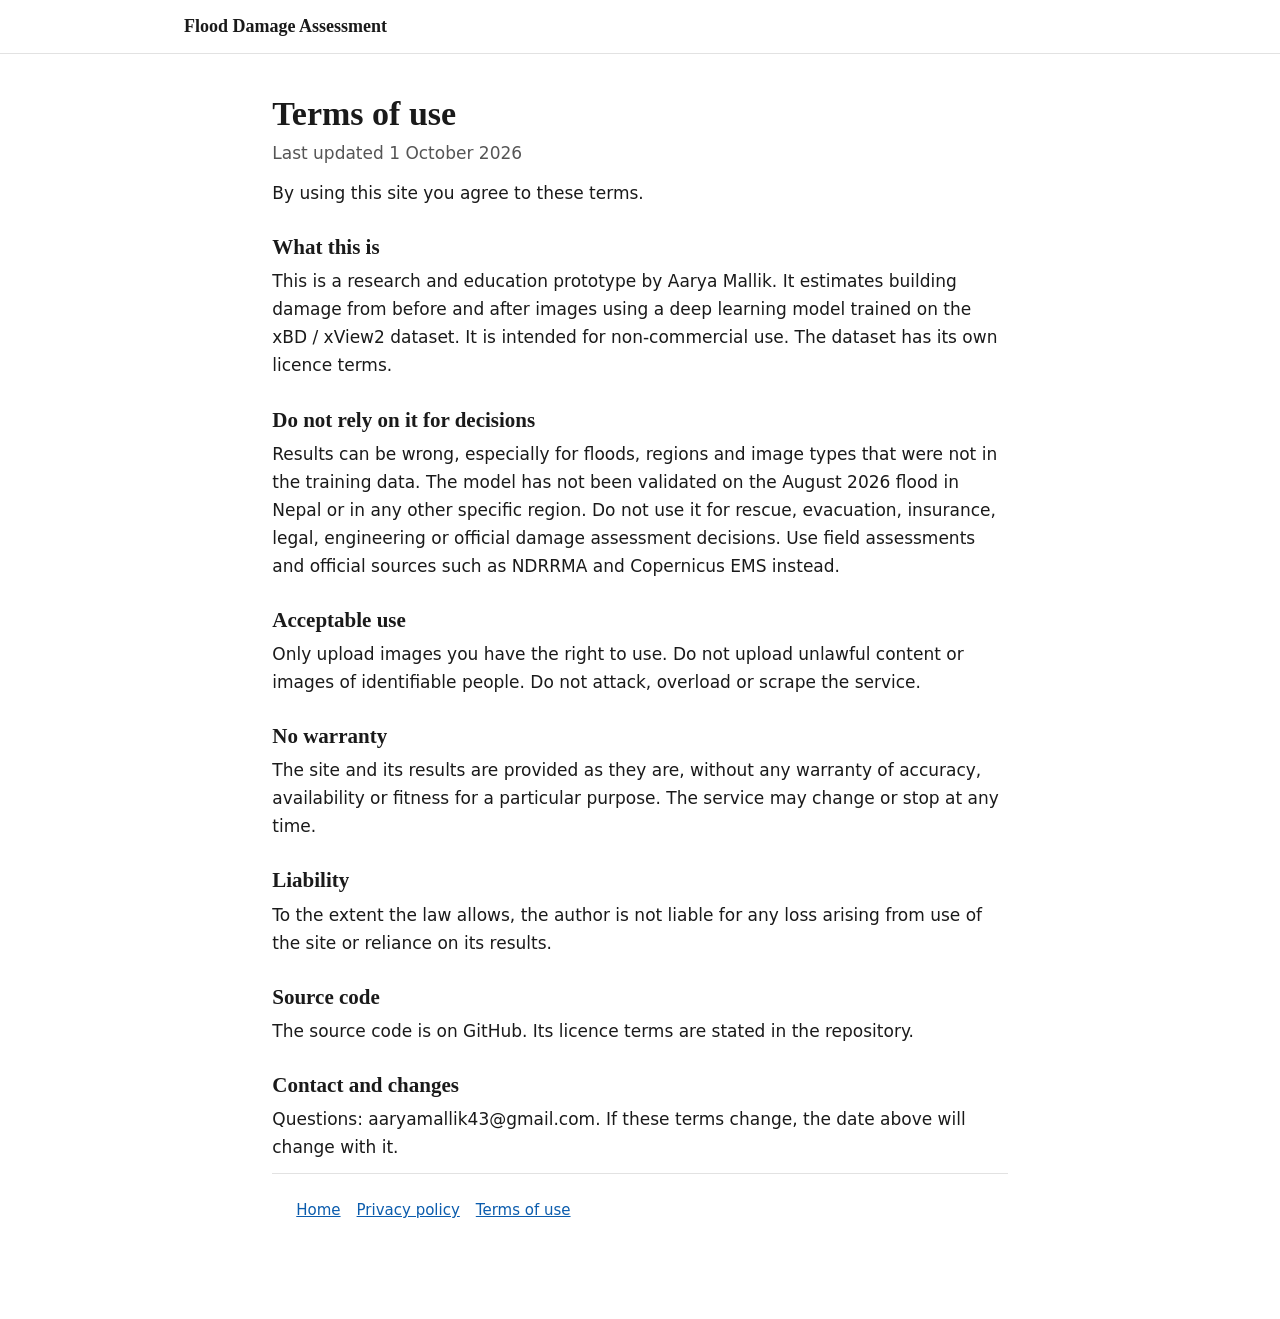
<file: docs/terms.html>
<!DOCTYPE html><html lang="en"><head><meta charset="utf-8"><meta name="viewport" content="width=device-width, initial-scale=1"><link rel="icon" href="favicon.svg" type="image/svg+xml"><link rel="stylesheet" href="style.css"><title>Terms of use | Flood Damage Assessment</title></head><body><header><div class="wrap"><b><a href="index.html" style="color:inherit;text-decoration:none">Flood Damage Assessment</a></b></div></header><main class="wrap legal"><h1>Terms of use</h1><p class="date">Last updated 1 October 2026</p>
<p>By using this site you agree to these terms.</p>
<h2>What this is</h2>
<p>This is a research and education prototype by Aarya Mallik. It estimates building damage from before and after images using a deep learning model trained on the xBD / xView2 dataset. It is intended for non-commercial use. The dataset has its own licence terms.</p>
<h2>Do not rely on it for decisions</h2>
<p>Results can be wrong, especially for floods, regions and image types that were not in the training data. The model has not been validated on the August 2026 flood in Nepal or in any other specific region. Do not use it for rescue, evacuation, insurance, legal, engineering or official damage assessment decisions. Use field assessments and official sources such as NDRRMA and Copernicus EMS instead.</p>
<h2>Acceptable use</h2>
<p>Only upload images you have the right to use. Do not upload unlawful content or images of identifiable people. Do not attack, overload or scrape the service.</p>
<h2>No warranty</h2>
<p>The site and its results are provided as they are, without any warranty of accuracy, availability or fitness for a particular purpose. The service may change or stop at any time.</p>
<h2>Liability</h2>
<p>To the extent the law allows, the author is not liable for any loss arising from use of the site or reliance on its results.</p>
<h2>Source code</h2>
<p>The source code is on GitHub. Its licence terms are stated in the repository.</p>
<h2>Contact and changes</h2>
<p>Questions: aaryamallik43@gmail.com. If these terms change, the date above will change with it.</p><footer><div class="wrap"><a href="index.html">Home</a><a href="privacy.html">Privacy policy</a><a href="terms.html">Terms of use</a></div></footer></body></html>
</file>
<file: web/style.css>
:root{
  --bg:#fff;
  --ink:#171717;
  --mute:#5f5f5f;
  --line:#dedede;
  --soft:#f6f6f4;
  --soft-blue:#f4f8fc;
  --link:#0b5cad;

  --c0:#2f7d4b;
  --c1:#a67c00;
  --c2:#c2540f;
  --c3:#b3261e;

  box-sizing:border-box;
}

*,
*::before,
*::after{
  box-sizing:inherit;
}

html{
  scroll-behavior:smooth;
  scroll-padding-top:82px;
}

body{
  margin:0;
  background:var(--bg);
  color:var(--ink);
  font:400 17px/1.65 system-ui,-apple-system,"Segoe UI",Roboto,sans-serif;
  -webkit-font-smoothing:antialiased;
  text-rendering:optimizeLegibility;
}

h1,
h2,
h3{
  font-family:"Iowan Old Style","Palatino Linotype",Georgia,serif;
  font-weight:600;
  line-height:1.15;
  margin:0;
}

h1{
  letter-spacing:-.025em;
}

h2{
  letter-spacing:-.015em;
}

a{
  color:var(--link);
}

a:focus-visible,
button:focus-visible,
.drop:focus-within{
  outline:3px solid var(--link);
  outline-offset:3px;
}

.wrap{
  width:100%;
  max-width:1080px;
  margin:0 auto;
  padding:0 28px;
}


/* HEADER */

header{
  position:sticky;
  top:0;
  z-index:20;
  background:rgba(255,255,255,.96);
  border-bottom:1px solid var(--line);
  backdrop-filter:blur(10px);
}

.header-inner{
  display:flex;
  justify-content:space-between;
  align-items:center;
  gap:20px;
  min-height:68px;
}

.brand{
  color:var(--ink);
  text-decoration:none;
  font:600 18px "Iowan Old Style",Georgia,serif;
  white-space:nowrap;
}

header nav{
  display:flex;
  gap:20px;
  flex-wrap:wrap;
  align-items:center;
  justify-content:flex-end;
}

header nav a{
  color:var(--mute);
  text-decoration:none;
  font-size:14px;
  transition:color .2s ease;
}

header nav a:hover{
  color:var(--ink);
  text-decoration:underline;
}


/* HERO */

.hero{
  padding:82px 0 68px;
  max-width:920px;
}

.eyebrow,
.section-kicker,
.mini-label,
.section-number,
.finding-label{
  display:block;
  font-size:12px;
  font-weight:700;
  letter-spacing:.12em;
  text-transform:uppercase;
}

.eyebrow{
  color:var(--link);
  margin-bottom:18px;
}

.hero h1{
  font-size:clamp(40px,6vw,68px);
  max-width:900px;
}

.hero .lead{
  max-width:760px;
  color:var(--mute);
  font-size:19px;
  margin:24px 0 0;
}

.stack{
  display:flex;
  flex-wrap:wrap;
  gap:8px;
  margin-top:26px;
}

.stack span{
  border:1px solid var(--line);
  background:var(--soft);
  padding:5px 10px;
  border-radius:999px;
  font-size:13px;
  font-weight:600;
}

.hero-links{
  display:flex;
  flex-wrap:wrap;
  gap:14px;
  margin-top:30px;
}

.primary-link,
.secondary-link{
  display:inline-block;
  padding:10px 16px;
  border-radius:5px;
  text-decoration:none;
  font-weight:600;
  font-size:15px;
  transition:
    background .2s ease,
    border-color .2s ease,
    color .2s ease;
}

.primary-link{
  background:var(--ink);
  color:#fff;
  border:1px solid var(--ink);
}

.primary-link:hover{
  background:#333;
}

.secondary-link{
  color:var(--ink);
  border:1px solid #aaa;
  background:#fff;
}

.secondary-link:hover{
  border-color:var(--ink);
}


/* DEMO */

.tool-section{
  padding-bottom:20px;
}

.tool{
  border:1px solid var(--ink);
  border-radius:8px;
  padding:28px;
  background:#fff;
  box-shadow:0 10px 30px rgba(0,0,0,.04);
}

.toolhead{
  display:flex;
  justify-content:space-between;
  align-items:flex-end;
  flex-wrap:wrap;
  gap:16px;
  margin-bottom:20px;
}

.toolhead strong{
  display:block;
  font-size:22px;
  margin-top:3px;
}

.section-kicker{
  color:var(--link);
  font-family:system-ui,-apple-system,"Segoe UI",Roboto,sans-serif;
}

.status{
  display:flex;
  align-items:center;
  gap:8px;
  color:var(--mute);
  font-size:14px;
}

.dot{
  width:9px;
  height:9px;
  flex:0 0 9px;
  border-radius:50%;
  background:#999;
}

.dot.on{
  background:var(--c0);
  box-shadow:0 0 0 4px rgba(47,125,75,.08);
}

.dot.off{
  background:var(--c3);
}

.pair{
  display:grid;
  grid-template-columns:1fr 1fr;
  gap:16px;
}

.drop{
  position:relative;
  aspect-ratio:1.35;
  border:1px dashed #999;
  border-radius:6px;
  display:grid;
  place-items:center;
  text-align:center;
  color:var(--mute);
  cursor:pointer;
  overflow:hidden;
  background:#fafafa;
  transition:
    border-color .2s ease,
    background .2s ease,
    transform .2s ease;
}

.drop:hover,
.drop.over{
  border-color:var(--link);
  background:var(--soft-blue);
}

.drop:active{
  transform:scale(.995);
}

.drop input{
  position:absolute;
  inset:0;
  width:100%;
  height:100%;
  opacity:0;
  cursor:pointer;
  z-index:4;
}

.drop img{
  position:absolute;
  inset:0;
  width:100%;
  height:100%;
  object-fit:cover;
  z-index:1;
}

.drop::after{
  content:"";
  position:absolute;
  inset:0;
  z-index:2;
  background:linear-gradient(
    to bottom,
    rgba(0,0,0,.08),
    transparent 30%,
    transparent 70%,
    rgba(0,0,0,.08)
  );
  pointer-events:none;
}

.drop-copy{
  position:relative;
  z-index:3;
  display:grid;
  gap:4px;
  padding:20px;
  transition:opacity .2s ease;
}

.drop-copy strong{
  color:var(--ink);
}

.drop-copy small{
  color:var(--mute);
}

.file-name{
  max-width:260px;
  overflow:hidden;
  text-overflow:ellipsis;
  white-space:nowrap;
  font-size:12px;
}

.drop .tag{
  position:absolute;
  left:0;
  top:0;
  z-index:5;
  background:var(--ink);
  color:#fff;
  font-size:12px;
  font-weight:700;
  letter-spacing:.08em;
  text-transform:uppercase;
  padding:4px 10px;
}

.drop.nocursor,
.drop.nocursor input{
  cursor:none;
}

.actions{
  display:flex;
  gap:10px;
  margin-top:16px;
  flex-wrap:wrap;
}

button{
  appearance:none;
  font:600 15px system-ui,-apple-system,"Segoe UI",Roboto,sans-serif;
  background:var(--ink);
  color:#fff;
  border:1px solid var(--ink);
  border-radius:5px;
  padding:11px 18px;
  cursor:pointer;
  transition:
    background .2s ease,
    border-color .2s ease,
    opacity .2s ease,
    transform .15s ease;
}

button:hover:not(:disabled){
  background:#333;
}

button:active:not(:disabled){
  transform:translateY(1px);
}

button:disabled{
  opacity:.4;
  cursor:not-allowed;
}

button.ghost{
  background:#fff;
  color:var(--ink);
  border-color:#aaa;
}

button.ghost:hover:not(:disabled){
  border-color:var(--ink);
  background:#fafafa;
}

.hint{
  color:var(--mute);
  font-size:14px;
  margin:14px 0 0;
  max-width:780px;
}

.hint strong{
  color:var(--ink);
}

.api-note{
  color:#777;
  font-size:13px;
  margin:9px 0 0;
  max-width:780px;
}


/* RESULTS */

#result{
  display:none;
  margin-top:24px;
  border-top:1px solid var(--line);
  padding-top:22px;
}

#result.show{
  display:block;
}

.result-heading{
  display:grid;
  gap:5px;
}

.verdict{
  display:flex;
  align-items:baseline;
  gap:14px;
  flex-wrap:wrap;
}

.verdict h3{
  font-size:34px;
}

.verdict > span{
  color:var(--mute);
  font-size:15px;
}

.result-note{
  color:var(--mute);
  font-size:14px;
  max-width:650px;
  margin:8px 0 0;
}

.bars{
  margin-top:18px;
  display:grid;
  gap:10px;
  max-width:620px;
}

.bar{
  display:grid;
  grid-template-columns:120px minmax(100px,1fr) 58px;
  gap:10px;
  align-items:center;
  font-size:14px;
}

.track{
  height:10px;
  background:#ededed;
  overflow:hidden;
  border-radius:999px;
}

.fill{
  height:100%;
  width:0;
  border-radius:999px;
  transition:width .5s ease;
}

.loading-state{
  display:flex;
  align-items:center;
  gap:10px;
  color:var(--mute);
}

.spinner{
  width:15px;
  height:15px;
  flex:0 0 15px;
  border:2px solid #ccc;
  border-top-color:var(--ink);
  border-radius:50%;
  animation:spin .7s linear infinite;
}

@keyframes spin{
  to{
    transform:rotate(360deg);
  }
}

.err{
  color:var(--c3);
  font-size:14px;
}


/* SECTIONS */

.sec{
  display:grid;
  grid-template-columns:200px minmax(0,1fr);
  gap:42px;
  padding:68px 0;
  border-top:1px solid var(--line);
}

.sec-title{
  align-self:start;
  position:sticky;
  top:94px;
}

.section-number{
  color:#999;
  margin-bottom:7px;
}

.sec h2{
  font-size:28px;
}

.sec-content{
  min-width:0;
}

.sec p,
.sec li{
  max-width:720px;
}

.sec p{
  margin:0 0 16px;
}

.sec p:last-child{
  margin-bottom:0;
}

.sec ol,
.sec ul{
  padding-left:23px;
  margin:0 0 18px;
  max-width:720px;
}

.sec li{
  margin-bottom:8px;
}

.muted{
  color:var(--mute);
}

.source-line{
  font-size:14px;
}


/* METHOD / ARCHITECTURE */

.architecture{
  display:grid;
  grid-template-columns:1fr auto 1fr;
  gap:14px;
  align-items:center;
  margin:30px 0;
  padding:22px;
  border:1px solid var(--line);
  border-radius:7px;
  background:var(--soft);
}

.arch-column{
  display:grid;
  justify-items:center;
  gap:8px;
}

.arch-box{
  width:100%;
  max-width:210px;
  text-align:center;
  border:1px solid #bbb;
  background:#fff;
  padding:10px;
  border-radius:5px;
  font-weight:600;
  font-size:14px;
}

.arch-box small{
  color:var(--mute);
  font-weight:400;
}

.arch-arrow{
  color:#888;
  line-height:1;
}

.arch-join{
  text-align:center;
  color:var(--link);
  font-size:28px;
  font-weight:700;
}

.arch-join small{
  display:block;
  color:var(--mute);
  font-size:11px;
  line-height:1.3;
  font-weight:600;
  letter-spacing:.04em;
  text-transform:uppercase;
}

.arch-head{
  grid-column:1 / -1;
  text-align:center;
  border-top:1px solid var(--line);
  padding-top:18px;
  margin-top:4px;
  font-weight:700;
}

.arch-head small{
  display:block;
  color:var(--mute);
  font-size:13px;
  font-weight:400;
  margin-top:2px;
}

.arch-output{
  grid-column:1 / -1;
  text-align:center;
  padding:12px;
  border:1px solid var(--ink);
  background:#fff;
  border-radius:5px;
  font-weight:700;
  font-size:14px;
}


/* ENGINEERING */

.pipeline{
  display:flex;
  align-items:center;
  flex-wrap:wrap;
  gap:9px;
  margin:28px 0;
}

.pipeline-box{
  border:1px solid #bbb;
  background:var(--soft);
  border-radius:5px;
  padding:10px 12px;
  font-size:13px;
  font-weight:700;
}

.pipeline > span{
  color:#888;
  font-weight:700;
}

.engineering-grid{
  display:grid;
  grid-template-columns:1fr 1fr;
  gap:12px;
  margin-top:25px;
}

.engineering-grid > div{
  border:1px solid var(--line);
  padding:18px;
  border-radius:6px;
  background:#fff;
  transition:
    border-color .2s ease,
    transform .2s ease;
}

.engineering-grid > div:hover{
  border-color:#aaa;
  transform:translateY(-2px);
}

.mini-label{
  color:#888;
  margin-bottom:5px;
}

.engineering-grid strong{
  display:block;
  font-size:17px;
}

.engineering-grid p{
  color:var(--mute);
  font-size:14px;
  margin:7px 0 0;
}


/* NOTES */

.note{
  border-left:3px solid var(--c1);
  background:#fffdf5;
  padding:12px 16px;
  margin:20px 0;
  max-width:720px;
}

.note.warning{
  border-left-color:var(--c3);
  background:#fff8f7;
}

.note strong{
  color:var(--ink);
}


/* METRICS */

.metric-grid{
  display:grid;
  grid-template-columns:repeat(4,1fr);
  gap:10px;
  margin-bottom:20px;
}

.metric{
  border:1px solid var(--line);
  padding:17px;
  border-radius:6px;
  background:var(--soft);
}

.metric span{
  display:block;
  color:var(--mute);
  font-size:12px;
  text-transform:uppercase;
  letter-spacing:.06em;
}

.metric strong{
  display:block;
  margin-top:5px;
  font:600 28px/1.1 "Iowan Old Style","Palatino Linotype",Georgia,serif;
}


/* TABLES */

.subheading{
  font-size:20px;
  margin:30px 0 12px;
}

.table-wrap{
  overflow-x:auto;
  margin-bottom:20px;
}

table{
  border-collapse:collapse;
  min-width:480px;
  width:100%;
}

th,
td{
  padding:9px 16px 9px 0;
  text-align:left;
  border-bottom:1px solid var(--line);
}

th{
  font-size:13px;
  color:var(--mute);
  font-weight:700;
}

td{
  font-size:14px;
}

td.hit{
  font-weight:700;
}

caption{
  text-align:left;
  padding-bottom:8px;
  color:var(--mute);
  font-size:13px;
}

details.disc{
  border:1px solid var(--line);
  border-radius:6px;
  padding:0 14px;
  max-width:720px;
  margin:18px 0;
}

details.disc summary{
  cursor:pointer;
  padding:12px 0;
  font-size:14px;
  font-weight:600;
}

details.disc .in{
  padding:0 0 16px;
  font-size:14px;
  overflow-x:auto;
}


/* KEY FINDING */

.finding{
  border:1px solid var(--ink);
  border-radius:6px;
  padding:18px 20px;
  margin-top:24px;
  max-width:720px;
}

.finding-label{
  color:var(--link);
}

.finding p{
  margin:7px 0 0;
}


/* DATASET */

.class-grid{
  display:grid;
  grid-template-columns:repeat(4,1fr);
  gap:10px;
  margin:25px 0 18px;
}

.class-grid > div{
  border-top:2px solid var(--ink);
  padding-top:10px;
}

.class-grid span{
  display:block;
  color:var(--mute);
  font-size:13px;
}

.class-grid strong{
  display:block;
  margin-top:3px;
  font-size:21px;
}


/* LISTS */

.limits-list li::marker{
  color:var(--c3);
}

.future-list li::marker{
  color:var(--link);
}


/* CLOSING BAND */

.band{
  border-top:1px solid var(--line);
  padding:28px 0;
  overflow:hidden;
  font:600 clamp(25px,5vw,44px)/1.3 "Iowan Old Style",Georgia,serif;
  color:#888;
  white-space:nowrap;
}

.band .row{
  display:flex;
  width:max-content;
  will-change:transform;
}

.band .row span{
  padding-right:56px;
}

.band.static{
  white-space:normal;
  padding:28px 24px;
}

.band.static .row{
  width:auto;
}


/* FOOTER */

footer{
  border-top:1px solid var(--line);
  padding:25px 0 45px;
  color:var(--mute);
  font-size:14px;
}

.footer-links{
  display:flex;
  flex-wrap:wrap;
  gap:16px;
}

.footer-links a{
  margin:0;
}

footer p{
  margin:13px 0 0;
}


/* LEGAL */

.legal{
  padding:40px 0 56px;
  max-width:68ch;
}

.legal h1{
  font-size:34px;
  margin-bottom:6px;
}

.legal h2{
  font-size:21px;
  margin:28px 0 8px;
}

.legal p,
.legal li{
  margin:0 0 12px;
}

.legal .date{
  color:var(--mute);
}


/* CUSTOM CURSOR */

#cur{
  position:fixed;
  left:0;
  top:0;
  pointer-events:none;
  z-index:50;
  opacity:0;
}

#cur.on{
  opacity:1;
}

#cur .in{
  transform-origin:3px 3px;
  transform:scale(.3);
  opacity:0;
  transition:
    transform .15s ease-in-out,
    opacity .15s ease-in-out;
}

#cur.on .in{
  transform:scale(1);
  opacity:1;
}

#cur .lab{
  margin:2px 0 0 16px;
  background:#15803d;
  color:#fff;
  font-size:13px;
  padding:2px 8px;
  border-radius:4px;
  white-space:nowrap;
  display:inline-block;
}


/* RESPONSIVE */

@media (max-width:900px){

  .wrap{
    padding-left:22px;
    padding-right:22px;
  }

  .header-inner{
    align-items:flex-start;
    padding-top:12px;
    padding-bottom:12px;
  }

  .sec{
    grid-template-columns:150px 1fr;
    gap:25px;
  }

  .metric-grid{
    grid-template-columns:1fr 1fr;
  }

  .class-grid{
    grid-template-columns:1fr 1fr;
  }

}


@media (max-width:760px){

  .header-inner{
    align-items:flex-start;
  }

  header nav{
    width:100%;
    gap:12px 17px;
    padding-bottom:5px;
    justify-content:flex-start;
  }

  .hero{
    padding:58px 0 50px;
  }

  .hero h1{
    font-size:clamp(38px,10vw,55px);
  }

  .hero .lead{
    font-size:17px;
  }

  .sec{
    grid-template-columns:1fr;
    gap:14px;
    padding:50px 0;
  }

  .sec-title{
    position:static;
  }

  .architecture{
    grid-template-columns:1fr;
  }

  .arch-column:first-child{
    order:1;
  }

  .arch-column:last-of-type{
    order:2;
  }

  .arch-join{
    order:3;
  }

  .arch-head{
    order:4;
  }

  .arch-output{
    order:5;
  }

  .engineering-grid{
    grid-template-columns:1fr;
  }

  .pipeline{
    align-items:stretch;
  }

}


@media (max-width:560px){

  .wrap{
    padding-left:17px;
    padding-right:17px;
  }

  .brand{
    font-size:17px;
  }

  .tool{
    padding:19px;
  }

  .pair{
    grid-template-columns:1fr;
  }

  .drop{
    aspect-ratio:1.25;
  }

  .metric-grid{
    grid-template-columns:1fr 1fr;
  }

  .metric{
    padding:14px;
  }

  .metric strong{
    font-size:24px;
  }

  .class-grid{
    grid-template-columns:1fr 1fr;
  }

  .bar{
    grid-template-columns:90px minmax(80px,1fr) 50px;
    gap:8px;
  }

  .pipeline{
    display:grid;
    grid-template-columns:1fr;
    gap:7px;
  }

  .pipeline > span{
    text-align:center;
    transform:rotate(90deg);
    height:10px;
  }

}


@media (max-width:380px){

  .metric-grid{
    grid-template-columns:1fr;
  }

  .class-grid{
    grid-template-columns:1fr;
  }

  .hero-links{
    flex-direction:column;
  }

  .primary-link,
  .secondary-link{
    text-align:center;
  }

}


@media (prefers-reduced-motion:reduce){

  html{
    scroll-behavior:auto;
  }

  *,

  *::before,

  *::after{
    transition:none!important;
    animation:none!important;
  }

}
</file>
<file: docs/style.css>
:root{--bg:#fff;--ink:#1a1a1a;--mute:#555;--line:#e2e2e2;--link:#0b5cad;--c0:#2f7d4b;--c1:#a67c00;--c2:#c2540f;--c3:#b3261e;box-sizing:border-box}
*,*::before,*::after{box-sizing:inherit}
html{scroll-padding-top:16px}
body{margin:0;background:var(--bg);color:var(--ink);font:400 17px/1.65 system-ui,-apple-system,"Segoe UI",Roboto,sans-serif}
h1,h2,h3{font-family:"Iowan Old Style","Palatino Linotype",Georgia,serif;font-weight:600;line-height:1.15;margin:0}
a{color:var(--link)}
:focus-visible{outline:3px solid var(--link);outline-offset:2px}
.wrap{max-width:960px;margin:0 auto;padding:0 24px}
header{border-bottom:1px solid var(--line)}
header .wrap{display:flex;justify-content:space-between;align-items:center;gap:12px;flex-wrap:wrap;padding-top:16px;padding-bottom:16px}
header b{font:600 18px "Iowan Old Style",Georgia,serif}
header nav a{margin-left:20px;color:var(--mute);text-decoration:none}
header nav a:hover{color:var(--ink);text-decoration:underline}
.hero{padding:48px 0 40px}
.hero h1{font-size:clamp(30px,5vw,50px);max-width:20ch}
.hero .lead{max-width:60ch;color:var(--mute);margin:16px 0 0}
.tool{margin-top:32px;border:1px solid var(--ink);border-radius:4px;padding:24px}
.toolhead{display:flex;justify-content:space-between;align-items:center;flex-wrap:wrap;gap:8px;margin-bottom:16px}
.status{font-size:15px;display:flex;align-items:center;gap:8px}
.dot{width:10px;height:10px;border-radius:50%;background:#999}
.dot.on{background:var(--c0)}.dot.off{background:var(--c3)}
.pair{display:grid;grid-template-columns:1fr 1fr;gap:16px}
.drop{position:relative;aspect-ratio:1;border:1px dashed #999;border-radius:4px;display:grid;place-items:center;text-align:center;color:var(--mute);cursor:pointer;overflow:hidden;background:#fafafa}
.drop:hover,.drop.over{border-color:var(--link);background:#f3f8fd}
.drop input{position:absolute;inset:0;opacity:0;cursor:pointer}
.drop img{position:absolute;inset:0;width:100%;height:100%;object-fit:cover}
.drop span{padding:12px}
.drop .tag{position:absolute;left:0;top:0;background:var(--ink);color:#fff;font-size:14px;padding:2px 10px;z-index:2}
.drop.nocursor,.drop.nocursor input{cursor:none}
.actions{display:flex;gap:12px;margin-top:16px;flex-wrap:wrap}
button{font:600 16px system-ui,sans-serif;background:var(--ink);color:#fff;border:1px solid var(--ink);border-radius:4px;padding:10px 20px;cursor:pointer}
button:disabled{opacity:.35;cursor:not-allowed}
button.ghost{background:#fff;color:var(--ink);border-color:#999}
.hint{color:var(--mute);font-size:15px;margin:12px 0 0;max-width:68ch}
#result{display:none;margin-top:20px;border-top:1px solid var(--line);padding-top:16px}
#result.show{display:block}
.verdict{display:flex;align-items:baseline;gap:14px;flex-wrap:wrap}
.verdict h3{font-size:30px}
.bars{margin-top:12px;display:grid;gap:8px;max-width:540px}
.bar{display:grid;grid-template-columns:110px 1fr 56px;gap:10px;align-items:center;font-size:15px}
.track{height:12px;background:#eee}
.fill{height:100%;width:0;transition:width .4s ease}
.err{color:var(--c3)}
.sec{display:grid;grid-template-columns:200px 1fr;gap:24px;padding:40px 0;border-top:1px solid var(--line)}
.sec h2{font-size:24px}
.sec p,.sec li{max-width:66ch}
.sec p{margin:0 0 14px}
.sec p:last-child{margin-bottom:0}
.sec ol,.sec ul{padding-left:22px;margin:0 0 14px;max-width:66ch}
.note{border-left:3px solid var(--c1);padding:4px 0 4px 16px;margin:16px 0;max-width:66ch}
dl.facts{display:grid;grid-template-columns:max-content 1fr;gap:6px 24px;margin:0 0 16px}
dl.facts dt{color:var(--mute)}dl.facts dd{margin:0;font-weight:600}
details.disc{border:1px solid var(--line);border-radius:6px;padding:0 14px;max-width:560px;margin:12px 0}
details.disc summary{cursor:pointer;padding:10px 0;font-size:15px}
details.disc .in{padding:0 0 14px;font-size:15px;overflow-x:auto}
table{border-collapse:collapse;min-width:420px}
th,td{padding:6px 18px 6px 0;text-align:left;border-bottom:1px solid var(--line)}
td.hit{font-weight:700}
.band{border-top:1px solid var(--line);padding:28px 0;overflow:hidden;font:600 clamp(28px,5vw,44px)/1.3 "Iowan Old Style",Georgia,serif;color:#8a8a8a;white-space:nowrap}
.band .row{display:flex;width:max-content;will-change:transform}
.band .row span{padding-right:56px}
.band.static{white-space:normal;padding:28px 24px}
.band.static .row{width:auto}
footer{border-top:1px solid var(--line);padding:24px 0 40px;color:var(--mute);font-size:15px}
footer a{margin-right:16px}
.legal{padding:40px 0 56px;max-width:68ch}
.legal h1{font-size:34px;margin-bottom:6px}
.legal h2{font-size:21px;margin:28px 0 8px}
.legal p,.legal li{margin:0 0 12px}
.legal .date{color:var(--mute)}
#cur{position:fixed;left:0;top:0;pointer-events:none;z-index:50;opacity:0}
#cur.on{opacity:1}
#cur .in{transform-origin:3px 3px;transform:scale(.3);opacity:0;transition:transform .15s ease-in-out,opacity .15s ease-in-out}
#cur.on .in{transform:scale(1);opacity:1}
#cur .lab{margin:2px 0 0 16px;background:#15803d;color:#fff;font-size:13px;padding:2px 8px;border-radius:4px;white-space:nowrap;display:inline-block}
@media (max-width:760px){.sec{grid-template-columns:1fr;gap:12px}}
@media (max-width:480px){.pair{grid-template-columns:1fr}.bar{grid-template-columns:90px 1fr 50px}}
@media (prefers-reduced-motion:reduce){*{transition:none!important}}
</file>
